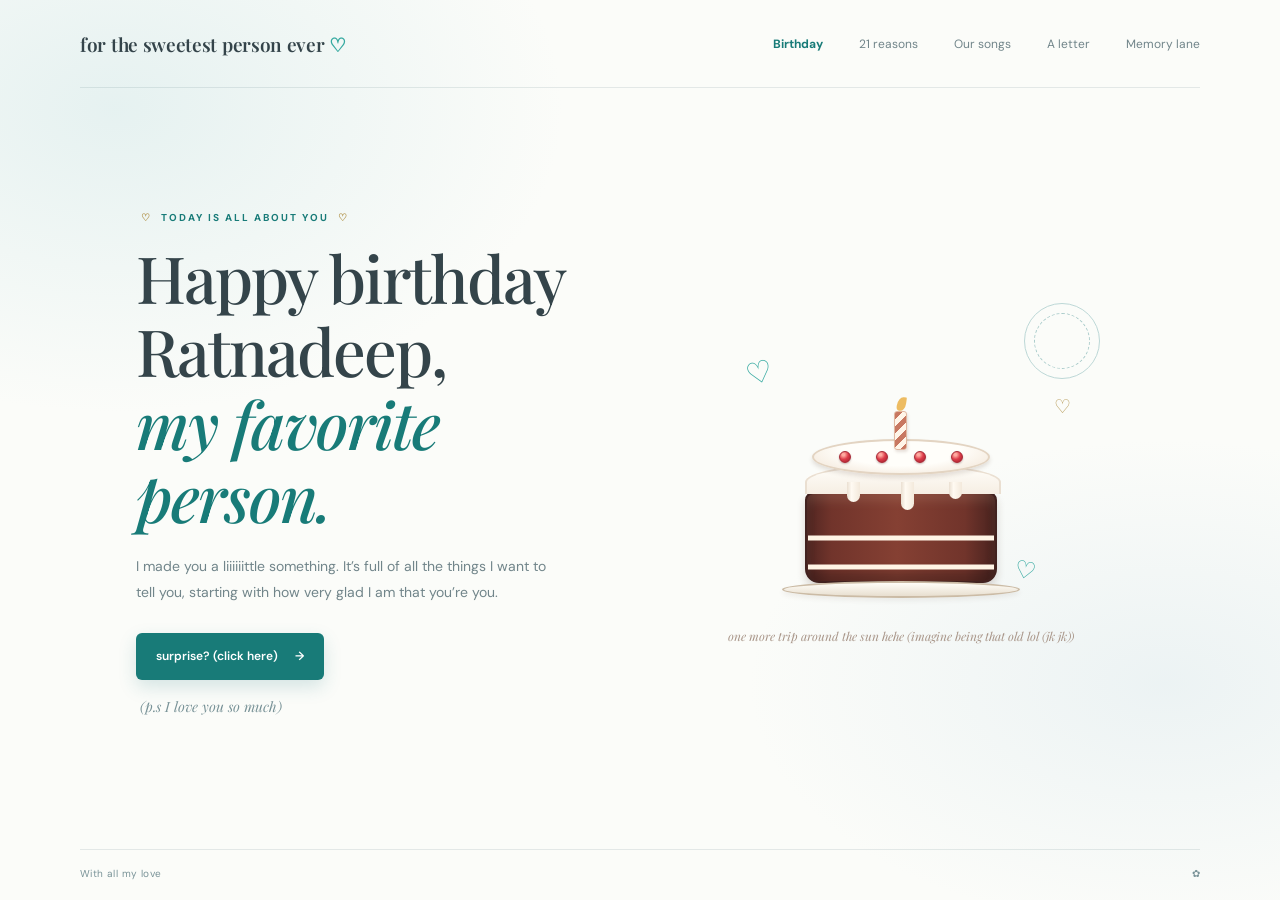
<file: index.html>
<!doctype html>
<html lang="en">
  <head>
    <meta charset="UTF-8" />
    <meta name="viewport" content="width=device-width, initial-scale=1.0" />
    <meta name="theme-color" content="#fbfcf9" />
    <title>Happy Birthday, My Favorite Person</title>
    <link rel="preconnect" href="https://fonts.googleapis.com" />
    <link rel="preconnect" href="https://fonts.gstatic.com" crossorigin />
    <link href="https://fonts.googleapis.com/css2?family=DM+Sans:wght@400;500;600;700&family=Playfair+Display:wght@500;600;700&display=swap" rel="stylesheet" />
    <link rel="stylesheet" href="styles.css" />
    <script src="script.js" defer></script>
  </head>
  <body>
    <div class="page-shell home-shell">
      <header class="site-header">
        <a class="wordmark" href="index.html" aria-label="Birthday home">for the sweetest person ever <span>♡</span></a>
        <nav class="site-nav" aria-label="Main navigation">
          <a class="active" href="index.html">Birthday</a>
          <a href="balloons.html">21 reasons</a>
          <a href="songs.html">Our songs</a>
          <a href="letter.html">A letter</a>
          <a href="memories.html">Memory lane</a>
        </nav>
      </header>

      <main class="welcome-card">
        <div class="welcome-copy">
          <p class="eyebrow"><span class="tiny-star">♡</span> today is all about you <span class="tiny-star">♡</span></p>
          <h1>Happy birthday Ratnadeep,<br /><span> my favorite person.</span></h1>
          <p class="welcome-note">I made you a liiiiiittle something. It’s full of all the things I want to tell you, starting with how very glad I am that you’re you.</p>
          <a class="button button-primary" href="balloons.html"> surprise? (click here) <span aria-hidden="true">→</span></a>
          <p class="handwritten">(p.s I love you so much) </p>
        </div>
        <div class="birthday-art" aria-hidden="true">
          <div class="sun-doodle"></div>
          <span class="floating-heart heart-one">♡</span>
          <span class="floating-heart heart-two">♡</span>
          <span class="floating-heart heart-three">♡</span>
          <div class="cake">
            <div class="candle"><i></i></div>
            <div class="cake-top"><span></span><span></span><span></span><span></span></div>
            <div class="cake-middle"><span class="icing-drip drip-one"></span><span class="icing-drip drip-two"></span><span class="icing-drip drip-three"></span></div>
            <div class="cake-bottom"></div>
            <div class="cake-plate"></div>
          </div>
          <span class="cake-caption">one more trip around the sun hehe (imagine being that old lol (jk jk))</span>
        </div>
      </main>
      <footer class="site-footer"><span>With all my love</span><span>✿</span></footer>
    </div>
  </body>
</html>
</file>
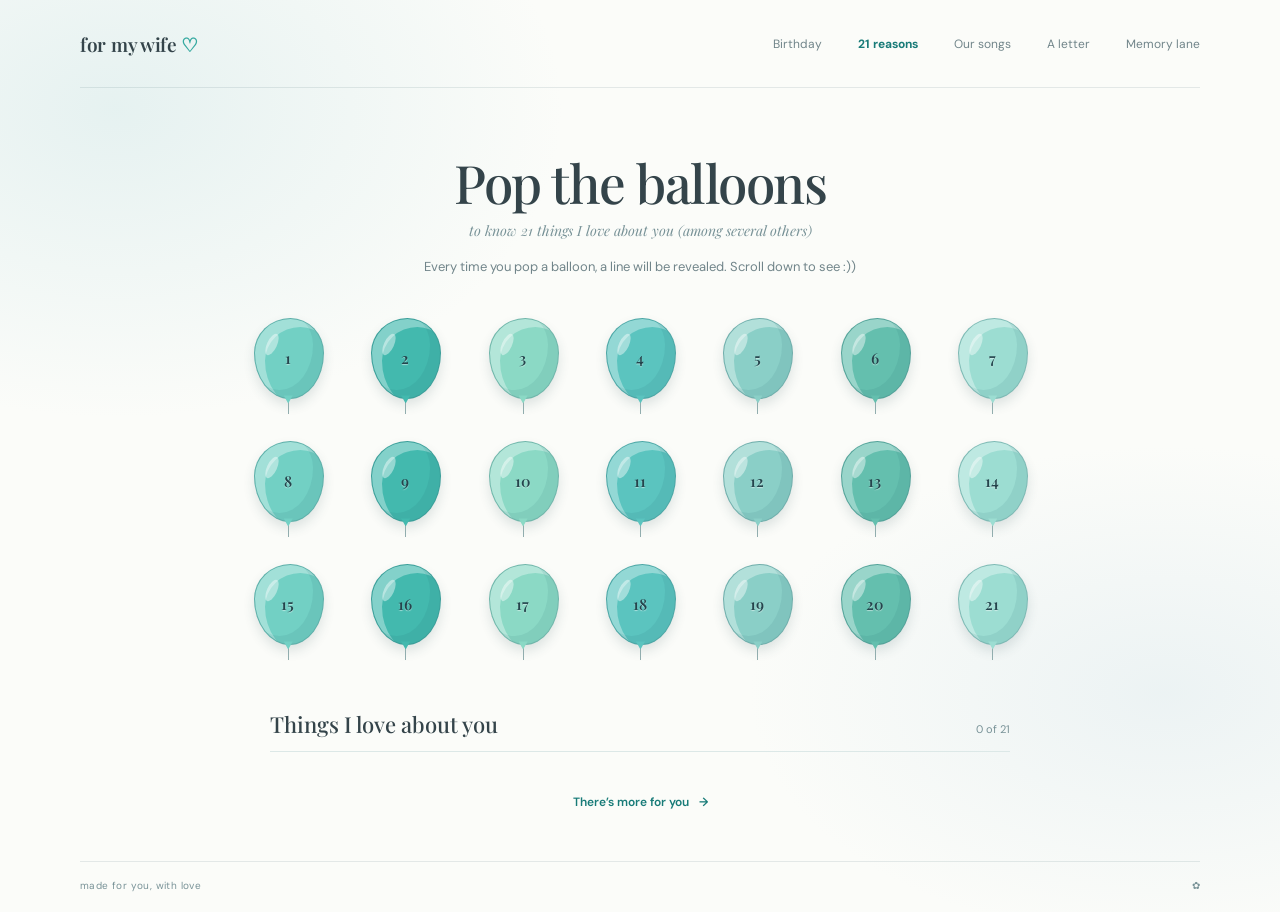
<file: balloons.html>
<!doctype html>
<html lang="en">
  <head>
    <meta charset="UTF-8" />
    <meta name="viewport" content="width=device-width, initial-scale=1.0" />
    <meta name="theme-color" content="#fbfcf9" />
    <title>21 Things — A Birthday Surprise</title>
    <link rel="preconnect" href="https://fonts.googleapis.com" />
    <link rel="preconnect" href="https://fonts.gstatic.com" crossorigin />
    <link href="https://fonts.googleapis.com/css2?family=DM+Sans:wght@400;500;600;700&family=Playfair+Display:wght@500;600;700&display=swap" rel="stylesheet" />
    <link rel="stylesheet" href="styles.css" />
    <script src="script.js" defer></script>
  </head>
  <body>
    <div class="page-shell">
      <header class="site-header">
        <a class="wordmark" href="index.html" aria-label="Birthday home">for my wife <span>♡</span></a>
        <nav class="site-nav" aria-label="Main navigation">
          <a href="index.html">Birthday</a>
          <a class="active" href="balloons.html">21 reasons</a>
          <a href="songs.html">Our songs</a>
          <a href="letter.html">A letter</a>
          <a href="memories.html">Memory lane</a>
        </nav>
      </header>

      <main class="content-page balloon-page">
        <div class="page-heading">
          <p class="eyebrow"></p>
          <h1>Pop the balloons</h1>
          <p class="subheading">to know 21 things I love about you (among several others)</p>
          <p class="page-intro">Every time you pop a balloon, a line will be revealed. Scroll down to see :)) </p>
        </div>
        <div class="balloon-garden" id="balloon-garden" aria-label="21 balloons to click"></div>
        <section class="reasons-section" aria-labelledby="reasons-title">
          <div class="reasons-heading">
            <h2 id="reasons-title">Things I love about you</h2>
            <p><span id="revealed-count">0</span> of 21</p>
          </div>
          <ol class="reasons-list" id="reasons-list" aria-live="polite"></ol>
        </section>
        <div class="page-next"><a class="text-link" href="songs.html">There’s more for you <span aria-hidden="true">→</span></a></div>
      </main>
      <footer class="site-footer"><span>made for you, with love</span><span>✿</span></footer>
    </div>
  </body>
</html>
</file>
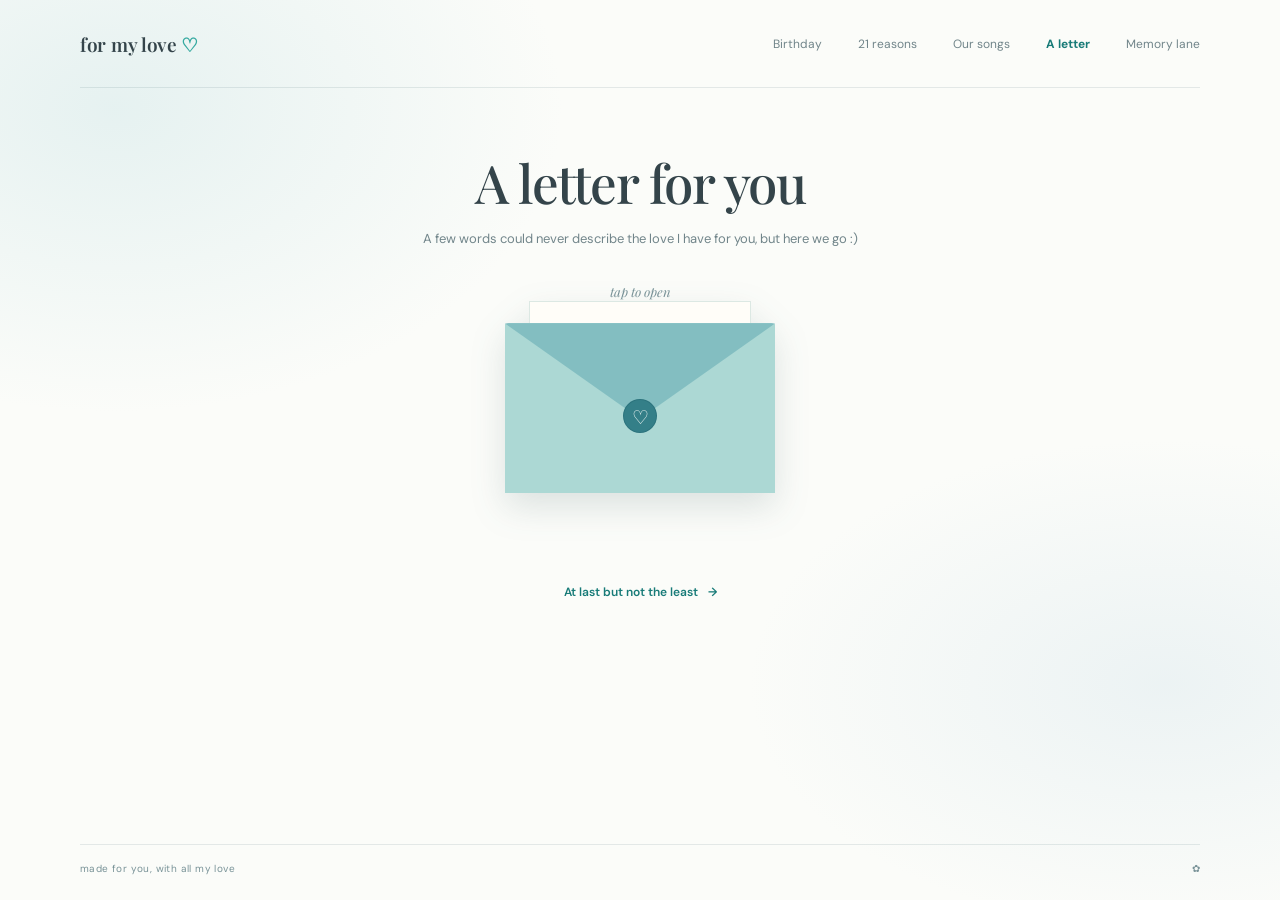
<file: letter.html>
<!doctype html>
<html lang="en">
  <head>
    <meta charset="UTF-8" />
    <meta name="viewport" content="width=device-width, initial-scale=1.0" />
    <meta name="theme-color" content="#fbfcf9" />
    <title>A Letter for You — A Birthday Surprise</title>
    <link rel="preconnect" href="https://fonts.googleapis.com" />
    <link rel="preconnect" href="https://fonts.gstatic.com" crossorigin />
    <link href="https://fonts.googleapis.com/css2?family=DM+Sans:wght@400;500;600;700&family=Playfair+Display:wght@500;600;700&display=swap" rel="stylesheet" />
    <link rel="stylesheet" href="styles.css" />
    <script src="script.js" defer></script>
  </head>
  <body>
    <div class="page-shell">
      <header class="site-header">
        <a class="wordmark" href="index.html" aria-label="Birthday home">for my love <span>♡</span></a>
        <nav class="site-nav" aria-label="Main navigation">
          <a href="index.html">Birthday</a>
          <a href="balloons.html">21 reasons</a>
          <a href="songs.html">Our songs</a>
          <a class="active" href="letter.html">A letter</a>
          <a href="memories.html">Memory lane</a>
        </nav>
      </header>

      <main class="content-page letter-page">
        <div class="page-heading">
          <p class="eyebrow"></p>
          <h1>A letter for you</h1>
          <p class="page-intro">A few words could never describe the love I have for you, but here we go :)</p>
        </div>
        <button class="envelope-button" id="open-letter" type="button" aria-haspopup="dialog" aria-controls="letter-dialog" aria-label="Open your birthday letter">
          <span class="envelope-hint">tap to open</span>
          <span class="envelope">
            <span class="envelope-paper"></span>
            <span class="envelope-back"></span>
            <span class="envelope-flap"></span>
            <span class="envelope-front"></span>
            <span class="envelope-seal">♡</span>
          </span>
        </button>
        <dialog class="letter-dialog" id="letter-dialog" aria-labelledby="letter-title">
          <div class="letter-paper">
            <button class="letter-close" id="close-letter" type="button" aria-label="Close letter">×</button>
            <p class="letter-date">12/11/2026</p>
            <h2 id="letter-title">To Ratnadeep (a.k.a my wife),</h2>
            <div class="letter-content">
              <p>I love you. These three words don't do justice to the depth of the feelings I have for you.
                You are the most precious person in my life and the only person I feel safe with and can tell everything to. 
                Today is your birthday, and I want you to know how much you mean to me. You are my best friend, the only person I 
                want to spend my life with, and the love of my life. Every moment with you is precious to me, and I love every second we spend together.
                I am so grateful for all the love and happiness you bring into my life (You make me the happiest person in the world, i know you won't believe me but it's true. That's okay, I have so many more years to prove it to you hehe).
                I will always be there for you, my love.. you mean the most to me and I really want to make you feel loved and cherished every day, for the rest of our lives.
                I want to grow old with you, spend forever with you- that is my dream and I truly don't want anything else. You are all I want.
                You are my home, my safe place, my everything- no choice of words can express how much you mean to me. I love you with all my soul and I always will.
                I feel so lucky to have you in my life, you are everything I could ever want and more. Never doubt yourself, you will always be the most amazing person in my life.
                You are perfect in my eyes, and I will always love you for who you are. This might be a little selfish on my end, but I really hope you stay mine forever. 
                Your happiness matters to me more than anything else, so always tell me what bothers you. We will always communicate and fix things, right? <br> 
                Thank you for always tolerating the annoying person that I am, and for loving me no matter what. You're the most precious person in my life. 
              </p>
              <p>I hope this birthday makes you a little happier than the other ones. I love you so much, and I can't wait to spend this day with you.</p>
            </div>
            <p class="letter-signoff">Always yours,<br />Krittika</p>
          </div>
        </dialog>
        <div class="page-next"><a class="text-link" href="memories.html">At last but not the least <span aria-hidden="true">→</span></a></div>
      </main>
      <footer class="site-footer"><span>made for you, with all my love</span><span>✿</span></footer>
    </div>
  </body>
</html>
</file>
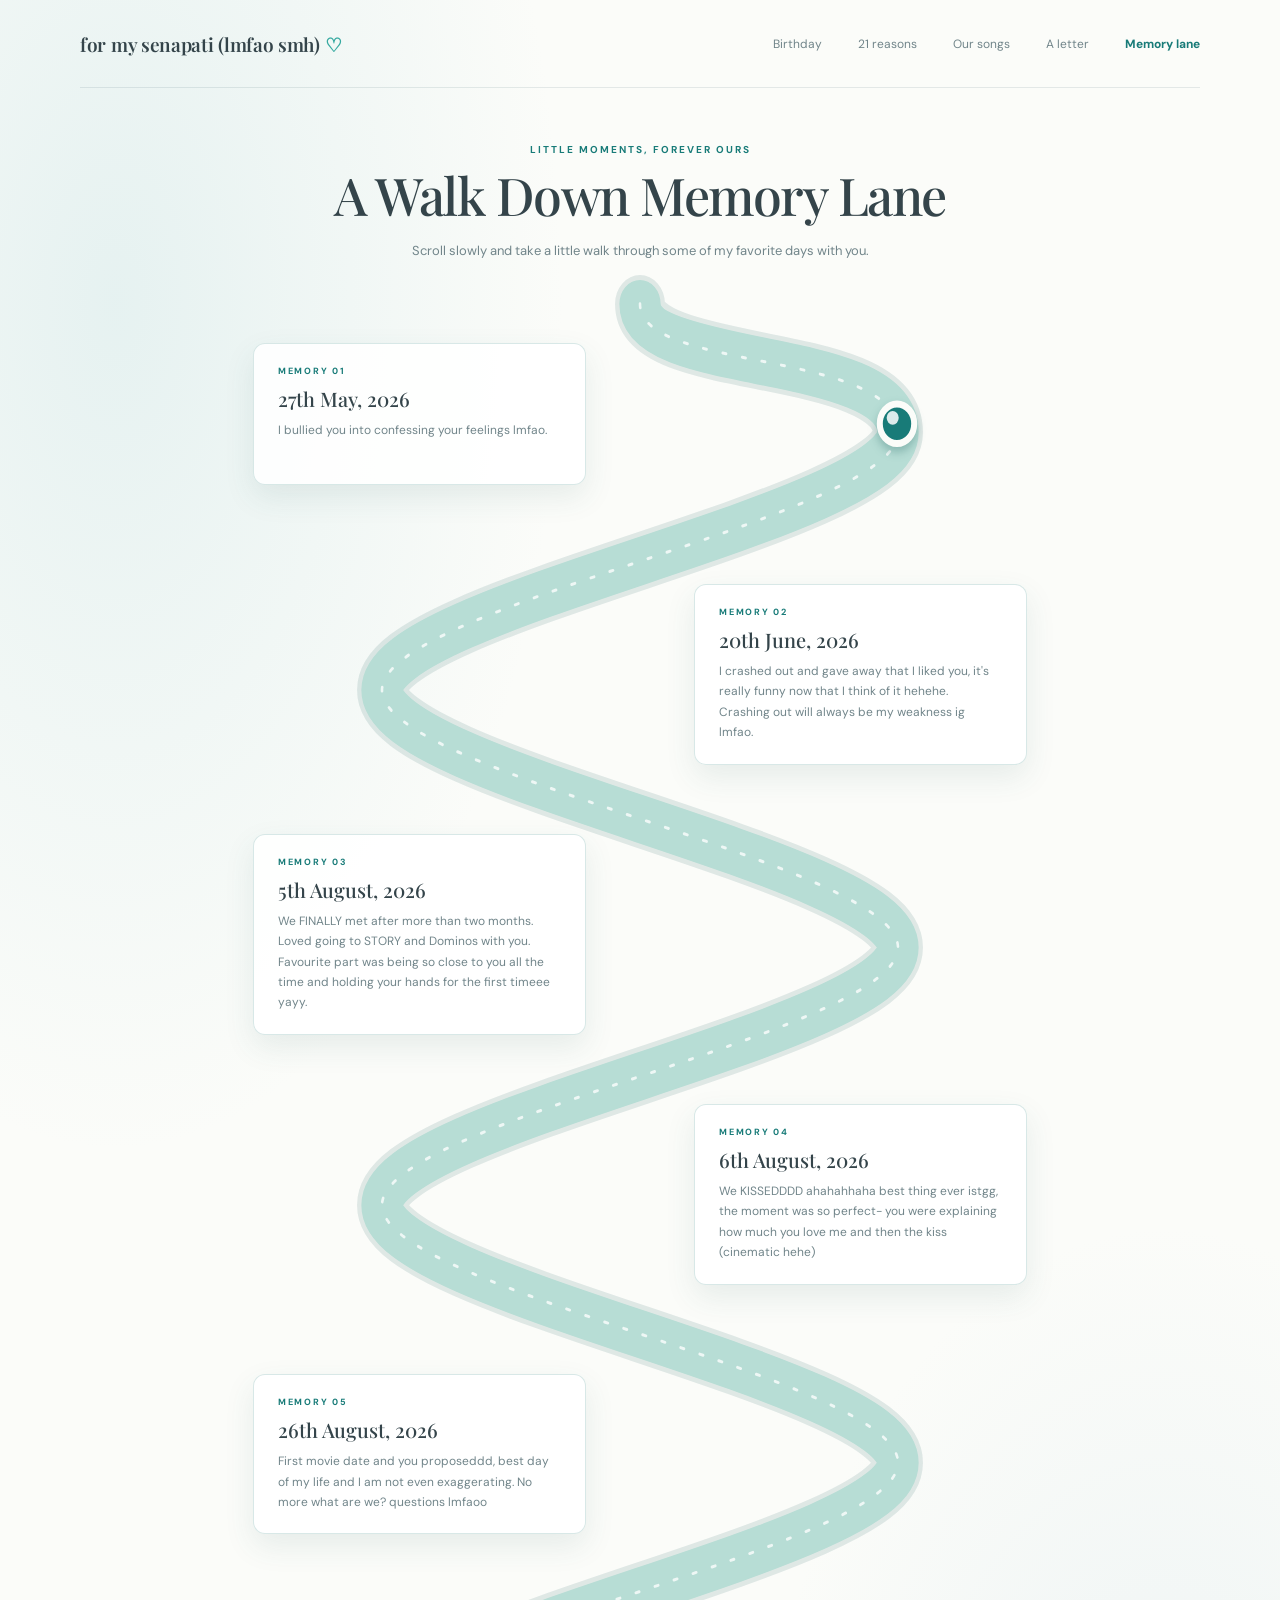
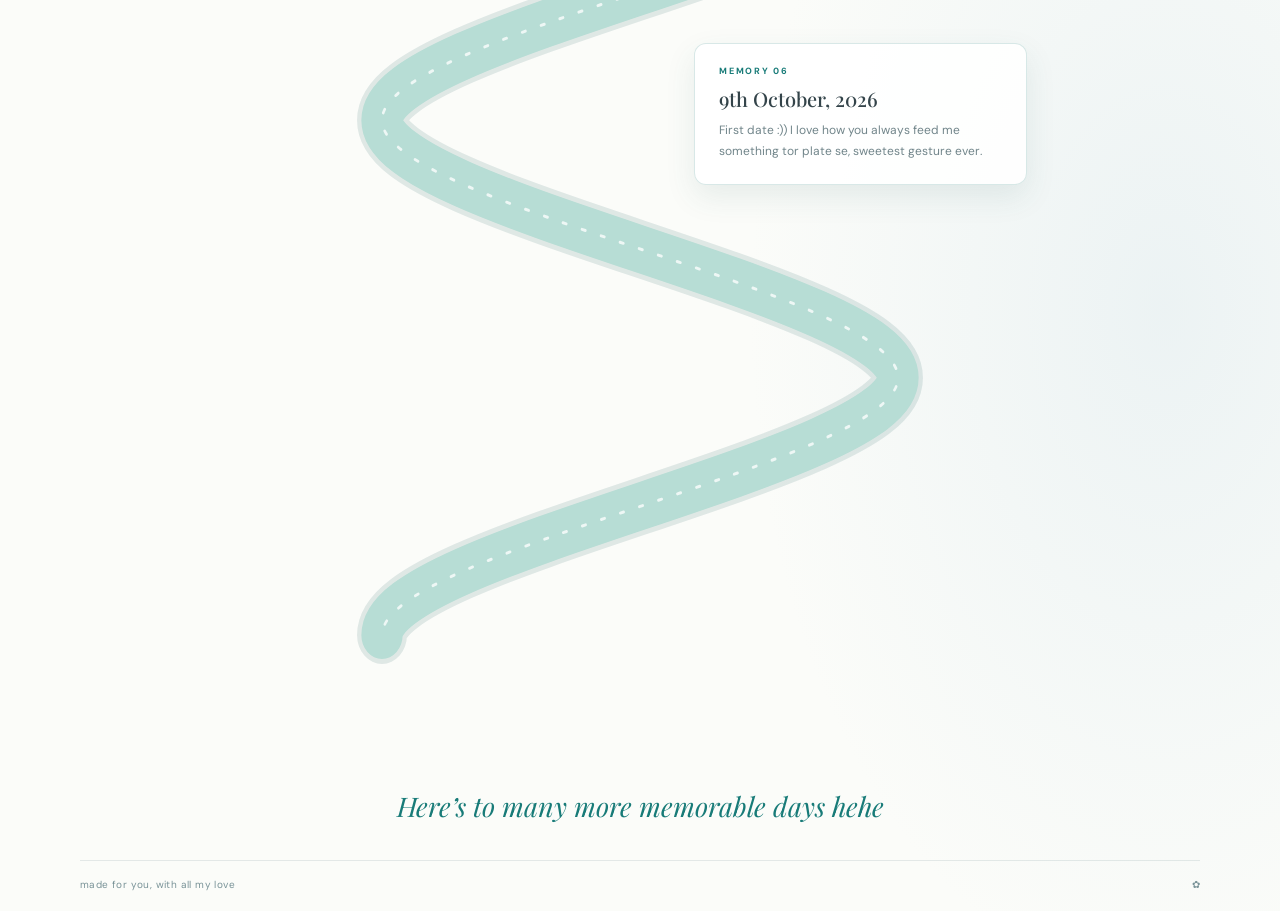
<file: memories.html>
<!doctype html>
<html lang="en">
  <head>
    <meta charset="UTF-8" />
    <meta name="viewport" content="width=device-width, initial-scale=1.0" />
    <meta name="theme-color" content="#fbfcf9" />
    <title>A Walk Down Memory Lane — A Birthday Surprise</title>
    <link rel="preconnect" href="https://fonts.googleapis.com" />
    <link rel="preconnect" href="https://fonts.gstatic.com" crossorigin />
    <link href="https://fonts.googleapis.com/css2?family=DM+Sans:wght@400;500;600;700&family=Playfair+Display:wght@500;600;700&display=swap" rel="stylesheet" />
    <link rel="stylesheet" href="styles.css" />
    <script src="script.js" defer></script>
  </head>
  <body>
    <div class="page-shell">
      <header class="site-header">
        <a class="wordmark" href="index.html" aria-label="Birthday home">for my senapati (lmfao smh) <span>♡</span></a>
        <nav class="site-nav" aria-label="Main navigation">
          <a href="index.html">Birthday</a>
          <a href="balloons.html">21 reasons</a>
          <a href="songs.html">Our songs</a>
          <a href="letter.html">A letter</a>
          <a class="active" href="memories.html">Memory lane</a>
        </nav>
      </header>

      <main class="content-page memory-page">
        <div class="page-heading">
          <p class="eyebrow">little moments, forever ours</p>
          <h1>A Walk Down Memory Lane</h1>
          <p class="page-intro">Scroll slowly and take a little walk through some of my favorite days with you.</p>
        </div>
        <section class="memory-road" id="memory-road" aria-label="Eight memories along a winding road">
          <svg class="memory-road-art" id="memory-road-art" viewBox="0 0 1000 2100" preserveAspectRatio="none" aria-hidden="true">
            <path class="road-shadow" d="M500 20 C500 90 800 65 800 150 S200 325 200 410 S800 585 800 670 S200 845 200 930 S800 1105 800 1190 S200 1365 200 1450 S800 1625 800 1710 S200 1885 200 1970" />
            <path class="road-surface" id="memory-road-path" d="M500 20 C500 90 800 65 800 150 S200 325 200 410 S800 585 800 670 S200 845 200 930 S800 1105 800 1190 S200 1365 200 1450 S800 1625 800 1710 S200 1885 200 1970" />
            <path class="road-centerline" d="M500 20 C500 90 800 65 800 150 S200 325 200 410 S800 585 800 670 S200 845 200 930 S800 1105 800 1190 S200 1365 200 1450 S800 1625 800 1710 S200 1885 200 1970" />
            <circle class="traveler-ball" id="traveler-ball" cx="500" cy="20" r="20" />
            <circle class="traveler-highlight" id="traveler-highlight" cx="500" cy="20" r="7" />
          </svg>
          <div class="memory-stops" id="memory-stops"></div>
        </section>
        <p class="memory-ending">Here’s to many more memorable days hehe</p>
      </main>
      <footer class="site-footer"><span>made for you, with all my love</span><span>✿</span></footer>
    </div>
  </body>
</html>
</file>
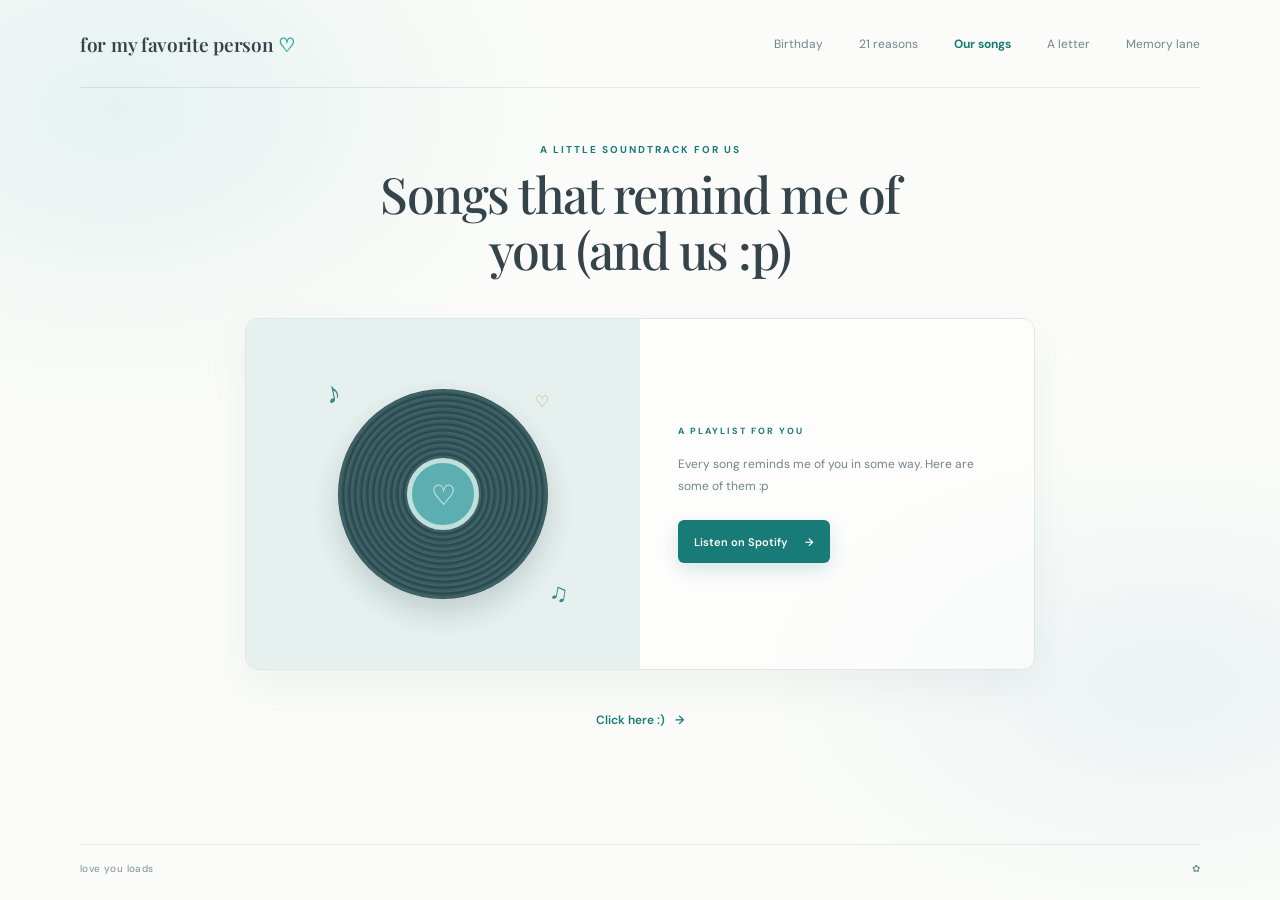
<file: songs.html>
<!doctype html>
<html lang="en">
  <head>
    <meta charset="UTF-8" />
    <meta name="viewport" content="width=device-width, initial-scale=1.0" />
    <meta name="theme-color" content="#fbfcf9" />
    <title>Songs That Feel Like You — A Birthday Surprise</title>
    <link rel="preconnect" href="https://fonts.googleapis.com" />
    <link rel="preconnect" href="https://fonts.gstatic.com" crossorigin />
    <link href="https://fonts.googleapis.com/css2?family=DM+Sans:wght@400;500;600;700&family=Playfair+Display:wght@500;600;700&display=swap" rel="stylesheet" />
    <link rel="stylesheet" href="styles.css" />
    <script src="script.js" defer></script>
  </head>
  <body>
    <div class="page-shell">
      <header class="site-header">
        <a class="wordmark" href="index.html" aria-label="Birthday home">for my favorite person <span>♡</span></a>
        <nav class="site-nav" aria-label="Main navigation">
          <a href="index.html">Birthday</a>
          <a href="balloons.html">21 reasons</a>
          <a class="active" href="songs.html">Our songs</a>
          <a href="letter.html">A letter</a>
          <a href="memories.html">Memory lane</a>
        </nav>
      </header>

      <main class="content-page songs-page">
        <div class="page-heading">
          <p class="eyebrow">a little soundtrack for us</p>
          <h1>Songs that remind me of<br class="desktop-break" /> you (and us :p)</h1>
        </div>
        <section class="playlist-card">
          <div class="record-art" aria-hidden="true">
            <div class="record"><div class="record-center"><span>♡</span></div></div>
            <span class="music-note note-one">♪</span>
            <span class="music-note note-two">♫</span>
            <span class="record-sparkle">♡</span>
          </div>
          <div class="playlist-copy">
            <p class="eyebrow">A playlist for you</p>
            <p>Every song reminds me of you in some way. Here are some of them :p</p>
            <a class="button button-primary spotify-link" href="https://open.spotify.com/playlist/5nQ6MTeWjxTpwYvj7ZweXx?si=fd700e7d3b1647cc" target="_blank" rel="noopener noreferrer">Listen on Spotify <span aria-hidden="true">→</span></a>
          </div>
        </section>
        <div class="page-next"><a class="text-link" href="letter.html">Click here :) <span aria-hidden="true">→</span></a></div>
      </main>
      <footer class="site-footer"><span>love you loads</span><span>✿</span></footer>
    </div>
  </body>
</html>
</file>
<file: styles.css>
:root {
  color-scheme: light;
  --ink: #34444a;
  --muted: #71858a;
  --paper: #fbfcf9;
  --teal: #35a9a0;
  --teal-dark: #187b78;
  --line: #dce8e7;
  --serif: "Playfair Display", Georgia, serif;
  --sans: "DM Sans", "Segoe UI", sans-serif;
}

* { box-sizing: border-box; }

body {
  margin: 0;
  min-width: 320px;
  min-height: 100vh;
  background:
    radial-gradient(ellipse at 9% 12%, rgba(190, 222, 225, .35), transparent 28rem),
    radial-gradient(ellipse at 91% 76%, rgba(207, 225, 233, .34), transparent 26rem),
    var(--paper);
  color: var(--ink);
  font-family: var(--sans);
}

button, a { -webkit-tap-highlight-color: transparent; }
a { color: inherit; }

.page-shell { width: min(1120px, calc(100% - 64px)); margin: 0 auto; }
.site-header { min-height: 88px; display: flex; justify-content: space-between; align-items: center; gap: 24px; border-bottom: 1px solid rgba(52, 94, 99, .12); }
.wordmark { font-family: var(--serif); font-size: 19px; font-weight: 600; text-decoration: none; white-space: nowrap; letter-spacing: -.3px; }
.wordmark span { color: var(--teal); }
.site-nav { display: flex; align-items: center; gap: clamp(16px, 3vw, 36px); }
.site-nav a { color: var(--muted); font-size: 12px; text-decoration: none; transition: color .2s ease; }
.site-nav a:hover, .site-nav a.active { color: var(--teal-dark); }
.site-nav a.active { font-weight: 700; }

.home-shell { min-height: 100vh; display: flex; flex-direction: column; }
.welcome-card { flex: 1; display: grid; grid-template-columns: 1fr 1fr; align-items: center; gap: 36px; padding: 66px 5% 76px; }
.welcome-copy { max-width: 510px; }
.eyebrow { margin: 0 0 17px; color: var(--teal-dark); font-size: 10px; font-weight: 700; letter-spacing: 2px; text-transform: uppercase; }
.tiny-star { padding: 0 5px; color: #b69a57; }
h1, h2, p { margin-top: 0; }
.welcome-copy h1, .page-heading h1 { margin-bottom: 20px; font-family: var(--serif); font-size: clamp(40px, 5.3vw, 65px); font-weight: 500; letter-spacing: -2px; line-height: 1.12; }
.welcome-copy h1 span { color: var(--teal-dark); font-style: italic; }
.welcome-note { max-width: 430px; margin-bottom: 27px; color: var(--muted); font-size: 14px; line-height: 1.9; }
.button { display: inline-flex; min-height: 47px; align-items: center; justify-content: center; gap: 17px; border-radius: 6px; padding: 0 20px; font-size: 12px; font-weight: 600; text-decoration: none; transition: transform .2s ease, background .2s ease, box-shadow .2s ease; }
.button:hover { transform: translateY(-2px); }
.button-primary { background: var(--teal-dark); box-shadow: 0 7px 18px rgba(40, 124, 132, .18); color: white; }
.button-primary:hover { background: #1f6870; box-shadow: 0 10px 24px rgba(40, 124, 132, .24); }
.handwritten { margin: 17px 0 0 4px; color: #789297; font-family: var(--serif); font-size: 14px; font-style: italic; }

.birthday-art { position: relative; display: grid; min-height: 370px; place-items: center; }
.sun-doodle { position: absolute; top: 24px; right: 9%; width: 76px; height: 76px; border: 1px solid #bdd8d7; border-radius: 50%; }
.sun-doodle::before { position: absolute; inset: 9px; border: 1px dashed #a9cbca; border-radius: 50%; content: ""; }
.floating-heart { position: absolute; color: var(--teal); font-family: var(--serif); }
.heart-one { top: 72px; left: 18%; font-size: 30px; transform: rotate(-15deg); }
.heart-two { top: 113px; right: 15%; color: #b69a57; font-size: 19px; }
.heart-three { right: 22%; bottom: 64px; font-size: 24px; transform: rotate(12deg); }
.cake { position: relative; width: 240px; height: 240px; margin-top: 38px; }
.cake-plate { position: absolute; bottom: 5px; left: 1px; width: 238px; height: 17px; border: 2px solid #cbbba5; border-radius: 50%; background: linear-gradient(#fffdf7, #e8dfd0); box-shadow: 0 3px 5px rgba(89, 68, 46, .08); }
.cake-bottom { position: absolute; bottom: 20px; left: 24px; width: 192px; height: 91px; border: 2px solid #42221f; border-radius: 8px 8px 14px 14px; background: linear-gradient(90deg, #512622 0%, #71342b 13%, #854033 48%, #71342b 84%, #49231f 100%); box-shadow: inset 0 8px 8px rgba(255, 222, 188, .1), inset 0 -9px 10px rgba(28, 12, 12, .3), 0 5px 8px rgba(69, 37, 30, .18); }
.cake-bottom::after { position: absolute; inset: 25px 1px 9px; background: repeating-linear-gradient(to bottom, transparent 0 16px, #fff4e5 17px 21px, transparent 22px 29px); content: ""; }
.cake-middle { position: absolute; z-index: 1; bottom: 78px; left: 24px; width: 192px; height: 61px; border: 0; border-radius: 50% 50% 8px 8px / 17px 17px 8px 8px; background: linear-gradient(to bottom, #fffdf8 0 17px, transparent 17px); }
.cake-middle::before { position: absolute; top: 0; left: 0; width: 100%; height: 28px; border: 2px solid #eadfd1; border-bottom: 0; border-radius: 50% 50% 0 0 / 18px 18px 0 0; background: linear-gradient(180deg, #fffefa, #f6eee3); content: ""; }
.icing-drip { position: absolute; z-index: 1; top: 18px; width: 13px; height: 15px; border-radius: 0 0 9px 9px; background: linear-gradient(90deg, #eadfd1, #fffaf2 35%, #f3e9db); }
.drip-one { left: 42px; height: 20px; }.drip-two { left: 96px; height: 28px; }.drip-three { right: 35px; height: 17px; }
.cake-top { position: absolute; z-index: 2; bottom: 128px; left: 31px; display: flex; width: 178px; height: 36px; align-items: center; justify-content: space-evenly; border: 2px solid #e3d4c2; border-radius: 50%; background: radial-gradient(ellipse at 50% 28%, #fffefa 0 48%, #f5ebdf 83%, #dfd0bb 100%); box-shadow: 0 3px 4px rgba(77, 48, 36, .14); }
.cake-top span { width: 12px; height: 12px; border: 1px solid #a62632; border-radius: 50%; background: radial-gradient(circle at 35% 27%, #ffaaa0 0 12%, #dd3c49 48%, #9d1f2c 100%); box-shadow: 0 1px 2px rgba(77, 30, 30, .3); }
.cake-top span:nth-child(2) { background: radial-gradient(circle at 35% 27%, #ffaaa0 0 12%, #dd3c49 48%, #9d1f2c 100%); }.cake-top span:nth-child(3) { background: radial-gradient(circle at 35% 27%, #ffaaa0 0 12%, #dd3c49 48%, #9d1f2c 100%); }
.candle { position: absolute; z-index: 3; bottom: 153px; left: 113px; width: 13px; height: 39px; border: 1px solid #e0b7a0; border-radius: 3px; background: repeating-linear-gradient(135deg, #c87861 0 5px, #fff5e8 5px 10px); box-shadow: 1px 2px 3px rgba(93, 57, 41, .15); }
.candle i { position: absolute; top: -15px; left: 2px; width: 9px; height: 14px; border-radius: 80% 10% 70% 40%; background: #edbc62; transform: rotate(8deg); }
.cake-caption { position: absolute; bottom: 5px; left: 50%; color: #a89588; font-family: var(--serif); font-size: 12px; font-style: italic; transform: translateX(-50%); white-space: nowrap; }
.site-footer { display: flex; justify-content: space-between; padding: 17px 0 20px; border-top: 1px solid rgba(52, 94, 99, .12); color: #789297; font-size: 10px; letter-spacing: .4px; }

.content-page { min-height: calc(100vh - 144px); padding: 55px 0 50px; }
.page-heading { margin: 0 auto 32px; text-align: center; }
.page-heading .eyebrow { margin-bottom: 10px; }
.page-heading h1 { margin-bottom: 9px; font-size: clamp(37px, 5vw, 53px); letter-spacing: -1.5px; }
.subheading { margin: 0; color: #789297; font-family: var(--serif); font-size: 14px; font-style: italic; }
.page-intro { max-width: 480px; margin: 16px auto 0; color: var(--muted); font-size: 13px; line-height: 1.7; }

.balloon-garden { display: grid; grid-template-columns: repeat(7, minmax(64px, 1fr)); justify-items: center; column-gap: 12px; row-gap: 28px; max-width: 810px; margin: 40px auto 50px; }
.balloon { position: relative; width: 76px; height: 95px; padding: 0; border: 0; background: transparent; cursor: pointer; transition: transform .2s ease; }
.balloon:hover { transform: translateY(-6px) rotate(3deg); }
.balloon:focus-visible, .envelope-button:focus-visible, .button:focus-visible, .text-link:focus-visible { outline: 3px solid #287c84; outline-offset: 5px; }
.balloon::before { position: absolute; top: 0; left: 4px; width: 68px; height: 79px; border: 1px solid rgba(36, 82, 91, .25); border-radius: 52% 48% 49% 51% / 43% 43% 57% 57%; background: var(--balloon-color); box-shadow: inset -10px -8px 0 rgba(28, 90, 101, .09), inset 10px 8px 0 rgba(255,255,255,.34), 0 6px 12px rgba(41, 81, 87, .14); content: ""; transition: top .3s ease, left .3s ease, width .3s ease, height .3s ease, clip-path .3s ease, border-radius .3s ease, box-shadow .3s ease; }
.balloon::after { position: absolute; top: 15px; left: 17px; width: 10px; height: 23px; border-radius: 50%; background: rgba(255,255,255,.43); content: ""; transform: rotate(25deg); transition: top .3s ease, left .3s ease, width .3s ease, height .3s ease, background .3s ease, transform .3s ease; }
.balloon-number { position: absolute; z-index: 1; top: 30px; left: 0; width: 100%; color: #24444c; font-family: var(--serif); font-size: 15px; font-weight: 600; text-shadow: 0 1px 1px rgba(255,255,255,.5); }
.balloon-knot { position: absolute; z-index: 1; top: 77px; left: 34px; width: 9px; height: 8px; background: var(--balloon-color); clip-path: polygon(0 0, 100% 0, 50% 100%); }
.balloon-string { position: absolute; top: 84px; left: 38px; height: 12px; border-left: 1px solid #91adae; }
.balloon.is-popped::before { top: 37px; left: 21px; width: 36px; height: 27px; border: 1px solid rgba(36, 82, 91, .45); border-radius: 0; clip-path: polygon(8% 17%, 27% 0, 43% 20%, 63% 2%, 77% 21%, 100% 12%, 83% 44%, 98% 62%, 72% 66%, 62% 100%, 43% 75%, 22% 96%, 27% 66%, 0 54%, 22% 39%); background: linear-gradient(145deg, rgba(255,255,255,.52), transparent 35%), linear-gradient(35deg, var(--balloon-color) 20%, #398f91 100%); box-shadow: inset 3px 2px 3px rgba(255,255,255,.38), inset -4px -3px 4px rgba(25, 82, 91, .3), 0 2px 3px rgba(41, 81, 87, .15); }
.balloon.is-popped::after { top: 43px; left: 32px; width: 15px; height: 7px; border-radius: 50%; background: linear-gradient(160deg, rgba(255,255,255,.65), rgba(31,83,91,.38)); transform: rotate(-24deg); }
.balloon.is-popped .balloon-number { opacity: 0; }
.balloon.is-popped .balloon-knot { top: 61px; left: 34px; }
.balloon.is-popped .balloon-string { top: 68px; left: 38px; height: 28px; }
.balloon-pink { --balloon-color: #72d0c4; }.balloon-coral { --balloon-color: #43b9ae; }.balloon-yellow { --balloon-color: #8bd9c5; }.balloon-blue { --balloon-color: #5bc4bf; }.balloon-lilac { --balloon-color: #8acfc7; }.balloon-sage { --balloon-color: #64bfae; }.balloon-peach { --balloon-color: #9cddd2; }
.reasons-section { max-width: 740px; margin: 0 auto; }
.reasons-heading { display: flex; align-items: baseline; justify-content: space-between; border-bottom: 1px solid var(--line); padding-bottom: 12px; }
.reasons-heading h2 { margin: 0; font-family: var(--serif); font-size: 22px; font-weight: 500; }
.reasons-heading p { margin: 0; color: #789297; font-size: 11px; }
.reasons-list { display: grid; grid-template-columns: 1fr 1fr; gap: 0 30px; margin: 0; padding: 0; list-style: none; }
.reason-item { display: none; min-height: 50px; align-items: center; gap: 12px; border-bottom: 1px solid var(--line); color: var(--ink); font-size: 12px; }
.reason-item.is-revealed { display: flex; animation: appear .35s ease both; }
.reason-number { color: #39878b; font-family: var(--serif); font-size: 12px; }
.reason-text { line-height: 1.5; }
.page-next { margin-top: 38px; text-align: center; }
.text-link { color: var(--teal-dark); font-size: 12px; font-weight: 600; text-decoration: none; }
.text-link span { padding-left: 7px; }

.songs-page .page-heading { margin-bottom: 40px; }
.songs-page .page-heading h1 { font-size: clamp(34px, 4.7vw, 50px); }
.playlist-card { display: grid; grid-template-columns: 1fr 1fr; overflow: hidden; max-width: 790px; min-height: 350px; margin: 0 auto; border: 1px solid #dce8e7; border-radius: 12px; background: rgba(255,255,255,.55); box-shadow: 0 16px 42px rgba(56, 96, 101, .07); }
.record-art { position: relative; display: grid; min-height: 350px; place-items: center; background: #e6f0ee; }
.record { display: grid; width: 210px; height: 210px; place-items: center; border-radius: 50%; background: repeating-radial-gradient(circle, #3e6265 0 2px, #29494e 3px 4px, #35585c 5px 6px); box-shadow: 0 14px 28px rgba(44, 75, 79, .2); }
.record-center { display: grid; width: 72px; height: 72px; place-items: center; border: 5px solid #c1e0db; border-radius: 50%; background: #5daeb0; color: #f5fbf7; font-family: var(--serif); font-size: 28px; }
.record-center span { transform: translateY(-1px); }
.music-note { position: absolute; color: #39878b; font-family: var(--serif); }
.note-one { top: 52px; left: 20%; font-size: 30px; transform: rotate(-12deg); }
.note-two { right: 18%; bottom: 62px; font-size: 25px; transform: rotate(9deg); }
.record-sparkle { position: absolute; top: 72px; right: 23%; color: #c6a45e; font-size: 16px; }
.playlist-copy { display: flex; flex-direction: column; align-items: flex-start; justify-content: center; padding: 42px 38px; }
.playlist-copy .eyebrow { font-size: 9px; }
.playlist-copy h2 { margin-bottom: 15px; font-family: var(--serif); font-size: clamp(25px, 3vw, 34px); font-weight: 500; line-height: 1.2; }
.playlist-copy > p:not(.eyebrow) { margin-bottom: 23px; color: var(--muted); font-size: 12px; line-height: 1.8; }
.spotify-link { min-height: 43px; padding: 0 16px; font-size: 11px; }

.letter-page { text-align: center; }
.letter-page .page-heading { margin-bottom: 20px; }
.envelope-button { position: relative; display: block; width: min(370px, 90vw); height: 272px; margin: 0 auto; border: 0; background: transparent; cursor: pointer; }
.envelope-hint { position: absolute; top: 13px; left: 50%; color: #789297; font-family: var(--serif); font-size: 13px; font-style: italic; transform: translateX(-50%); transition: transform .2s ease; }
.envelope-button:hover .envelope-hint { transform: translate(-50%, -3px); }
.envelope { position: absolute; top: 53px; left: 50%; width: 270px; height: 170px; transform: translateX(-50%); filter: drop-shadow(0 14px 17px rgba(46, 83, 87, .15)); }
.envelope-back, .envelope-front, .envelope-flap, .envelope-paper { position: absolute; }
.envelope-back { inset: 0; border-radius: 4px; background: #8fc7c9; }
.envelope-paper { top: -22px; left: 24px; width: 222px; height: 143px; border: 1px solid #dce8e3; background: repeating-linear-gradient(to bottom, #fffdf8 0 22px, #dce9e7 23px, #fffdf8 24px); transition: transform .35s ease; }
.envelope-front { z-index: 2; inset: 0; background: #acd8d4; clip-path: polygon(0 0, 50% 56%, 100% 0, 100% 100%, 0 100%); }
.envelope-flap { z-index: 1; inset: 0; background: #83bec1; clip-path: polygon(0 0, 100% 0, 50% 62%); transform-origin: 50% 0; transition: transform .3s ease; }
.envelope-seal { position: absolute; z-index: 3; top: 76px; left: calc(50% - 17px); display: grid; width: 34px; height: 34px; place-items: center; border: 1px solid rgba(32, 99, 107, .4); border-radius: 50%; background: #347f88; color: #f5fbf7; font-family: var(--serif); font-size: 19px; }
.envelope-button:hover .envelope-paper { transform: translateY(-12px); }
.envelope-button:hover .envelope-flap { transform: rotateX(18deg); }
.letter-dialog { width: min(560px, calc(100% - 32px)); max-width: none; max-height: min(84vh, 760px); padding: 0; overflow: visible; border: 0; background: transparent; box-shadow: 0 22px 80px rgba(40, 65, 68, .25); }
.letter-dialog::backdrop { background: rgba(39, 57, 61, .48); backdrop-filter: blur(3px); }
.letter-paper { position: relative; min-height: 480px; max-height: min(84vh, 760px); overflow-y: auto; padding: 44px clamp(27px, 8vw, 64px) 48px; background-color: #fffdf8; background-image: repeating-linear-gradient(to bottom, transparent 0 31px, #dce7e5 32px, transparent 33px); background-position: 0 91px; color: #43565a; text-align: left; }
.letter-close { position: absolute; top: 10px; right: 16px; width: 34px; height: 34px; border: 0; background: transparent; color: #71858a; cursor: pointer; font-size: 27px; }
.letter-date { margin-bottom: 17px; color: #718b8e; font-family: var(--serif); font-size: 13px; font-style: italic; }
.letter-paper h2 { margin-bottom: 16px; font-family: var(--serif); font-size: 23px; font-weight: 500; }
.letter-content { font-family: var(--serif); font-size: 15px; line-height: 2.06; }
.letter-content p { margin-bottom: 15px; }
.letter-signoff { margin-top: 25px; font-family: var(--serif); font-size: 15px; font-style: italic; line-height: 1.8; }

.memory-page { padding-bottom: 36px; }
.memory-page .page-heading { margin-bottom: 22px; }
.memory-page .page-heading h1 { font-size: clamp(35px, 5vw, 52px); }
.memory-road { position: relative; max-width: 860px; margin: 0 auto; }
.memory-road-art { position: absolute; inset: 0; width: 100%; height: 100%; overflow: visible; }
.road-shadow, .road-surface, .road-centerline { fill: none; stroke-linecap: round; stroke-linejoin: round; }
.road-shadow { stroke: rgba(31, 92, 91, .13); stroke-width: 58; }
.road-surface { stroke: #b7ddd5; stroke-width: 48; }
.road-centerline { stroke: rgba(255, 255, 255, .76); stroke-width: 3; stroke-dasharray: 4 19; }
.traveler-ball { fill: #187b78; stroke: #fbfcf9; stroke-width: 7; filter: drop-shadow(0 5px 5px rgba(24, 94, 91, .3)); }
.traveler-highlight { fill: rgba(255, 255, 255, .85); pointer-events: none; }
.memory-stops { position: relative; }
.memory-stop { display: flex; min-height: 260px; align-items: center; padding: 18px 5%; }
.memory-stop:nth-child(odd) { justify-content: flex-start; }
.memory-stop:nth-child(even) { justify-content: flex-end; }
.memory-card { width: min(340px, 43%); min-height: 142px; padding: 21px 24px; border: 1px solid rgba(77, 151, 145, .22); border-radius: 12px; background: rgba(255, 255, 255, .88); box-shadow: 0 12px 30px rgba(49, 98, 96, .1); opacity: 0; transform: translateY(18px) scale(.97); transition: opacity .45s ease, transform .45s cubic-bezier(.2,.8,.2,1); }
.memory-stop.is-revealed .memory-card { opacity: 1; transform: translateY(0) scale(1); }
.memory-card-number { display: block; margin-bottom: 8px; color: var(--teal-dark); font-size: 9px; font-weight: 700; letter-spacing: 1.7px; text-transform: uppercase; }
.memory-card h2 { margin-bottom: 8px; color: var(--ink); font-family: var(--serif); font-size: 20px; font-weight: 500; }
.memory-card p { margin-bottom: 0; color: var(--muted); font-size: 12px; line-height: 1.7; }
.memory-ending { margin: 24px auto 0; color: var(--teal-dark); font-family: var(--serif); font-size: clamp(20px, 3vw, 27px); font-style: italic; text-align: center; }

@keyframes appear { from { opacity: 0; transform: translateY(5px); } to { opacity: 1; transform: translateY(0); } }
@media (max-width: 720px) {
  .page-shell { width: min(100% - 36px, 540px); }
  .site-header { min-height: 76px; flex-direction: column; justify-content: center; gap: 13px; padding: 15px 0 12px; }
  .wordmark { font-size: 17px; }
  .site-nav { width: 100%; justify-content: center; gap: clamp(15px, 5vw, 28px); }
  .site-nav { flex-wrap: wrap; row-gap: 9px; }
  .site-nav a { font-size: 10px; }
  .welcome-card { grid-template-columns: 1fr; gap: 20px; padding: 50px 0 48px; text-align: center; }
  .welcome-copy { margin: 0 auto; }
  .welcome-copy h1 { font-size: clamp(40px, 10vw, 57px); }
  .welcome-note { margin-right: auto; margin-left: auto; }
  .birthday-art { min-height: 300px; }
  .cake { transform: scale(.86); }
  .heart-one { left: 16%; }
  .content-page { min-height: calc(100vh - 163px); padding: 43px 0 38px; }
  .balloon-garden { grid-template-columns: repeat(5, minmax(48px, 1fr)); column-gap: 3px; row-gap: 20px; max-width: 420px; margin: 32px auto 40px; }
  .balloon { transform: scale(.87); }
  .balloon:hover { transform: translateY(-5px) scale(.87) rotate(3deg); }
  .reasons-list { grid-template-columns: 1fr; }
  .playlist-card { grid-template-columns: 1fr; max-width: 440px; }
  .record-art { min-height: 260px; }
  .record { width: 175px; height: 175px; }
  .record-center { width: 62px; height: 62px; }
  .playlist-copy { padding: 30px; }
  .memory-page .page-heading h1 { font-size: clamp(32px, 8vw, 42px); }
  .memory-stop { min-height: 225px; padding-right: 2%; padding-left: 2%; }
  .memory-card { width: 68%; min-height: 142px; padding: 17px; }
  .memory-card h2 { font-size: 18px; }
  .memory-card p { font-size: 11px; }
}
@media (max-width: 390px) {
  .page-shell { width: calc(100% - 28px); }
  .site-nav { gap: 10px 13px; }
  .site-nav a { font-size: 10px; }
  .balloon-garden { grid-template-columns: repeat(4, minmax(48px, 1fr)); max-width: 320px; }
}
@media (prefers-reduced-motion: reduce) {
  *, *::before, *::after { scroll-behavior: auto !important; animation-duration: .01ms !important; animation-iteration-count: 1 !important; transition-duration: .01ms !important; }
}
</file>
